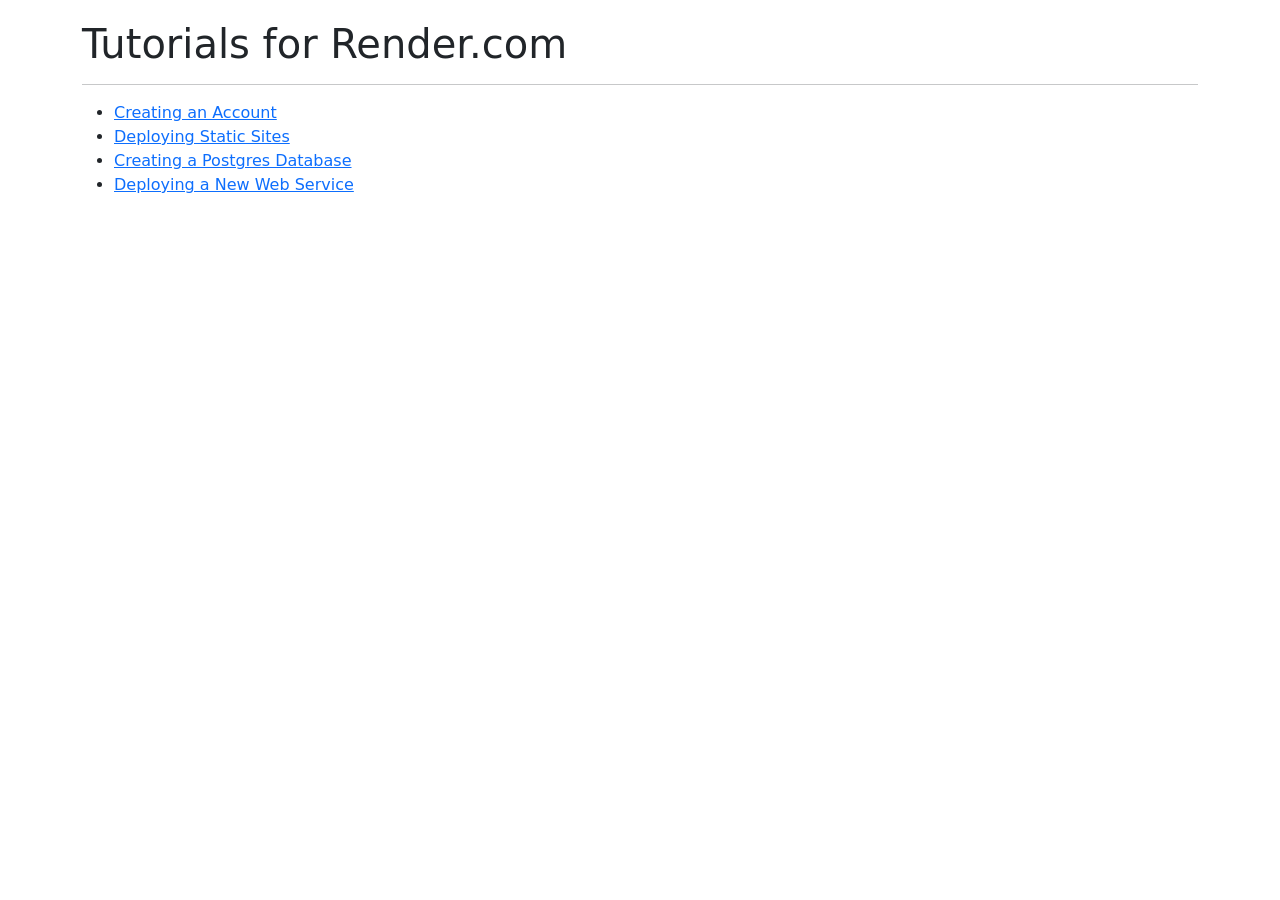
<file: index.html>
<!doctype html>
<html lang="en">

<head>
    <meta charset="utf-8">
    <meta name="viewport" content="width=device-width, initial-scale=1">
    <title>Tutorials for Render.com</title>
    <link href="https://cdn.jsdelivr.net/npm/bootstrap@5.3.8/dist/css/bootstrap.min.css" rel="stylesheet" integrity="sha384-sRIl4kxILFvY47J16cr9ZwB07vP4J8+LH7qKQnuqkuIAvNWLzeN8tE5YBujZqJLB" crossorigin="anonymous">

    <link rel="stylesheet" href="../css/style.css">
</head>

<body class="container">

    <h1>Tutorials for Render.com</h2>
    <hr/>

    <ul>
        <li><a href="content/creating-an-account">Creating an Account</a></li>
        <li><a href="content/deploying-static-sites">Deploying Static Sites</a></li>
        <li><a href="content/creating-a-postgres-database">Creating a Postgres Database</a></li>
        <li><a href="content/deploying-a-new-web-service">Deploying a New Web Service</a></li>
    </ul>

    <script src="https://cdn.jsdelivr.net/npm/bootstrap@5.3.8/dist/js/bootstrap.bundle.min.js" integrity="sha384-FKyoEForCGlyvwx9Hj09JcYn3nv7wiPVlz7YYwJrWVcXK/BmnVDxM+D2scQbITxI" crossorigin="anonymous"></script>
</body>

</html>
</file>
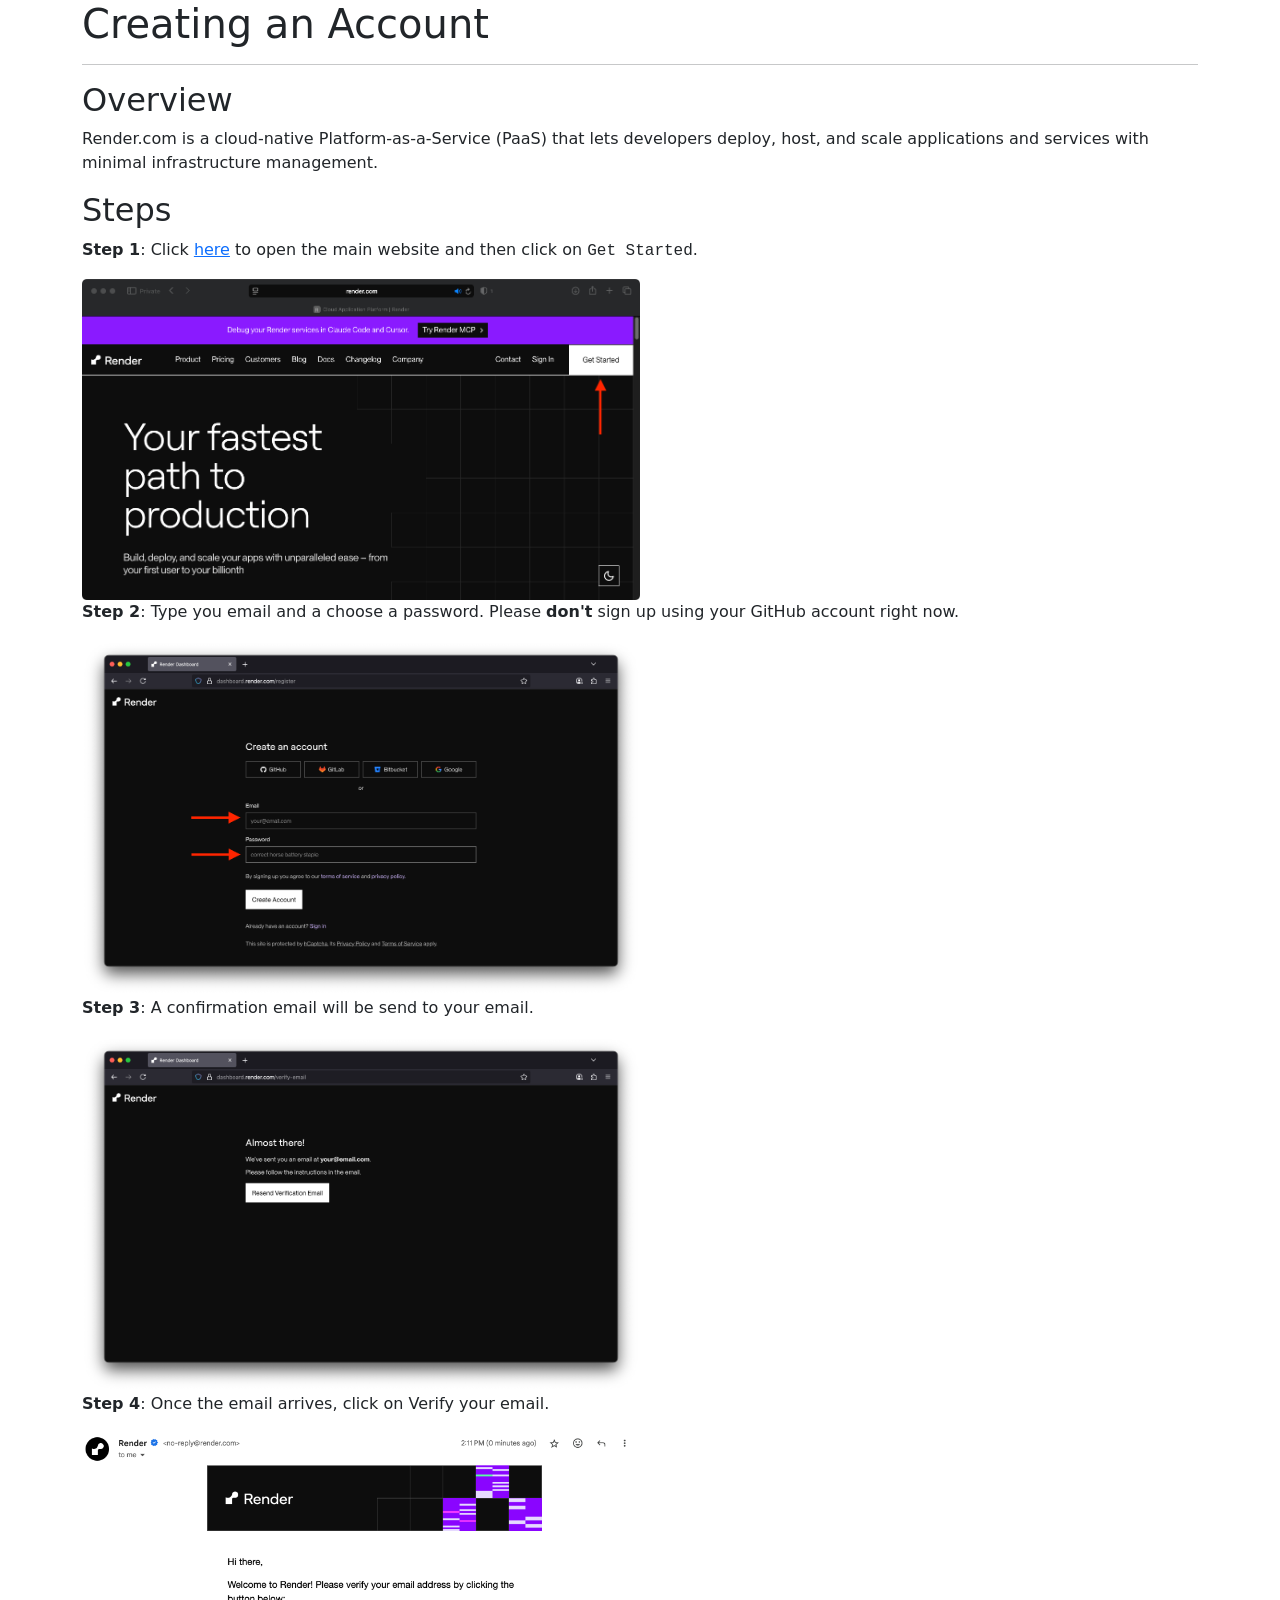
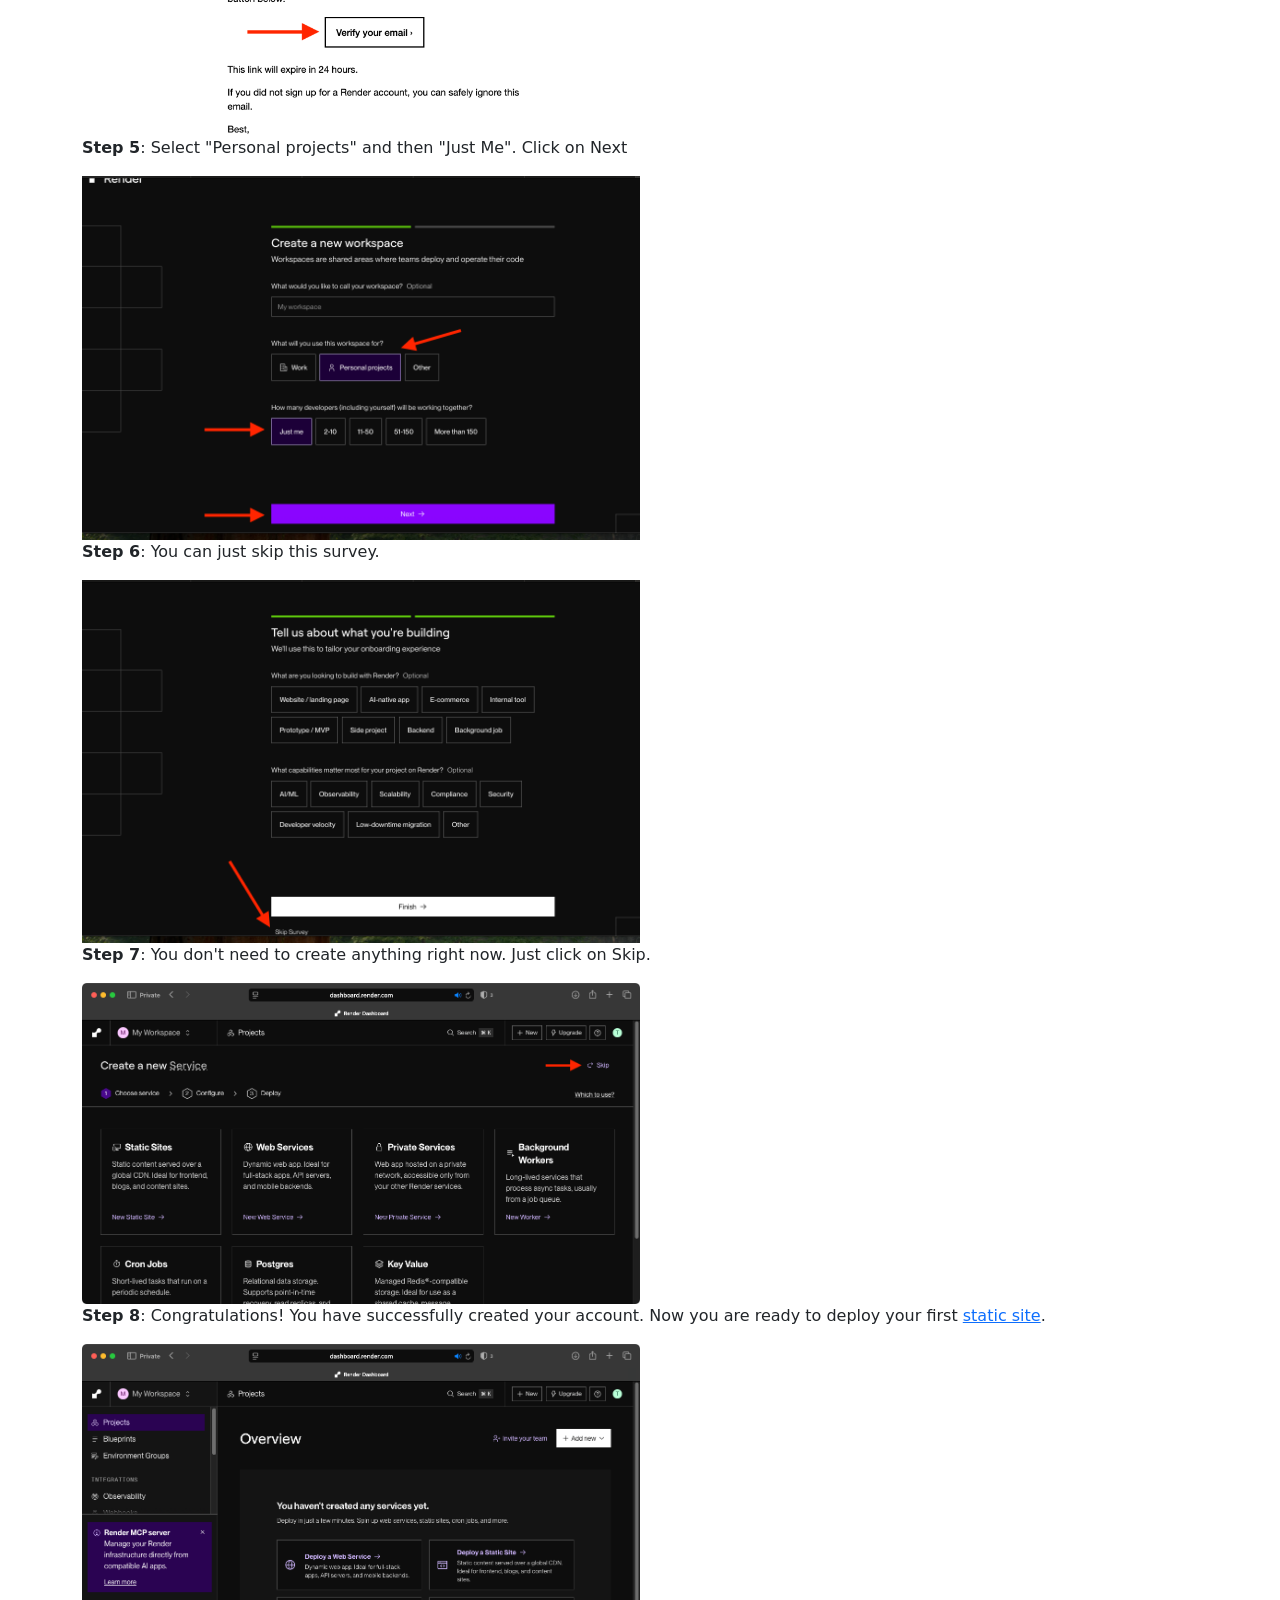
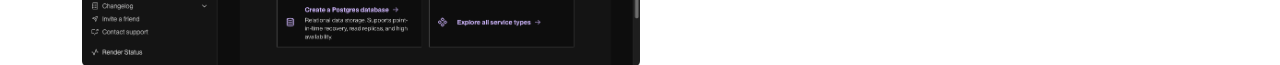
<file: creating-an-account/index.html>
<!doctype html>
<html lang="en">

<head>
    <meta charset="utf-8">
    <meta name="viewport" content="width=device-width, initial-scale=1">
    <title>Bootstrap demo</title>
    <link href="https://cdn.jsdelivr.net/npm/bootstrap@5.3.8/dist/css/bootstrap.min.css" rel="stylesheet" integrity="sha384-sRIl4kxILFvY47J16cr9ZwB07vP4J8+LH7qKQnuqkuIAvNWLzeN8tE5YBujZqJLB" crossorigin="anonymous">
</head>

<body class="container">

    <h1>Creating an Account</h2>
    <hr/>

    <h2>Overview</h2>

    <p>Render.com is a cloud-native Platform-as-a-Service (PaaS) that lets developers deploy, host, and scale applications and services with minimal infrastructure management.</p>

    <h2>Steps</h2>

    <p><strong>Step 1</strong>: Click <a href="https://render.com/">here</a> to open the main website and then click on <span style="font-family: monospace;">Get Started</span>.</p>

    <img src="./assets/step-1.png" width="50%" height="50%" />

    <p><strong>Step 2</strong>: Type you email and a choose a password. Please <strong>don't</strong> sign up using your GitHub account right now.</p>

    <img src="./assets/step-2.png" width="50%" height="50%" />

    <p><strong>Step 3</strong>: A confirmation email will be send to your email.</p>

    <img src="./assets/step-3.png" width="50%" height="50%" />

    <p><strong>Step 4</strong>: Once the email arrives, click on Verify your email.&nbsp;</p>

    <img src="./assets/step-4.png" width="50%" height="50%" />

    <p><strong>Step 5</strong>: Select "Personal projects" and then "Just Me". Click on Next</p>

    <img src="./assets/step-5.png" width="50%" height="50%" />

    <p><strong>Step 6</strong>: You can just skip this survey.&nbsp;</p>

    <img src="./assets/step-6.png" width="50%" height="50%" />

    <p><strong>Step 7</strong>: You don't need to create anything right now. Just click on Skip.</p>

    <img src="./assets/step-7.png" width="50%" height="50%" />

    <p><strong>Step 8</strong>: Congratulations! You have successfully created your account. Now you are ready to deploy your first <a title="Render.com - Deploying Static Sites" href="https://canvas.flint.umich.edu/courses/28101/pages/render-dot-com-deploying-static-sites" data-course-type="wikiPages" data-published="true" data-api-endpoint="https://canvas.flint.umich.edu/api/v1/courses/28101/pages/render-dot-com-deploying-static-sites" data-api-returntype="Page">static site</a>.</p>

    <img src="./assets/step-8.png" width="50%" height="50%" />

    <script src="https://cdn.jsdelivr.net/npm/bootstrap@5.3.8/dist/js/bootstrap.bundle.min.js" integrity="sha384-FKyoEForCGlyvwx9Hj09JcYn3nv7wiPVlz7YYwJrWVcXK/BmnVDxM+D2scQbITxI" crossorigin="anonymous"></script>
</body>

</html>
</file>
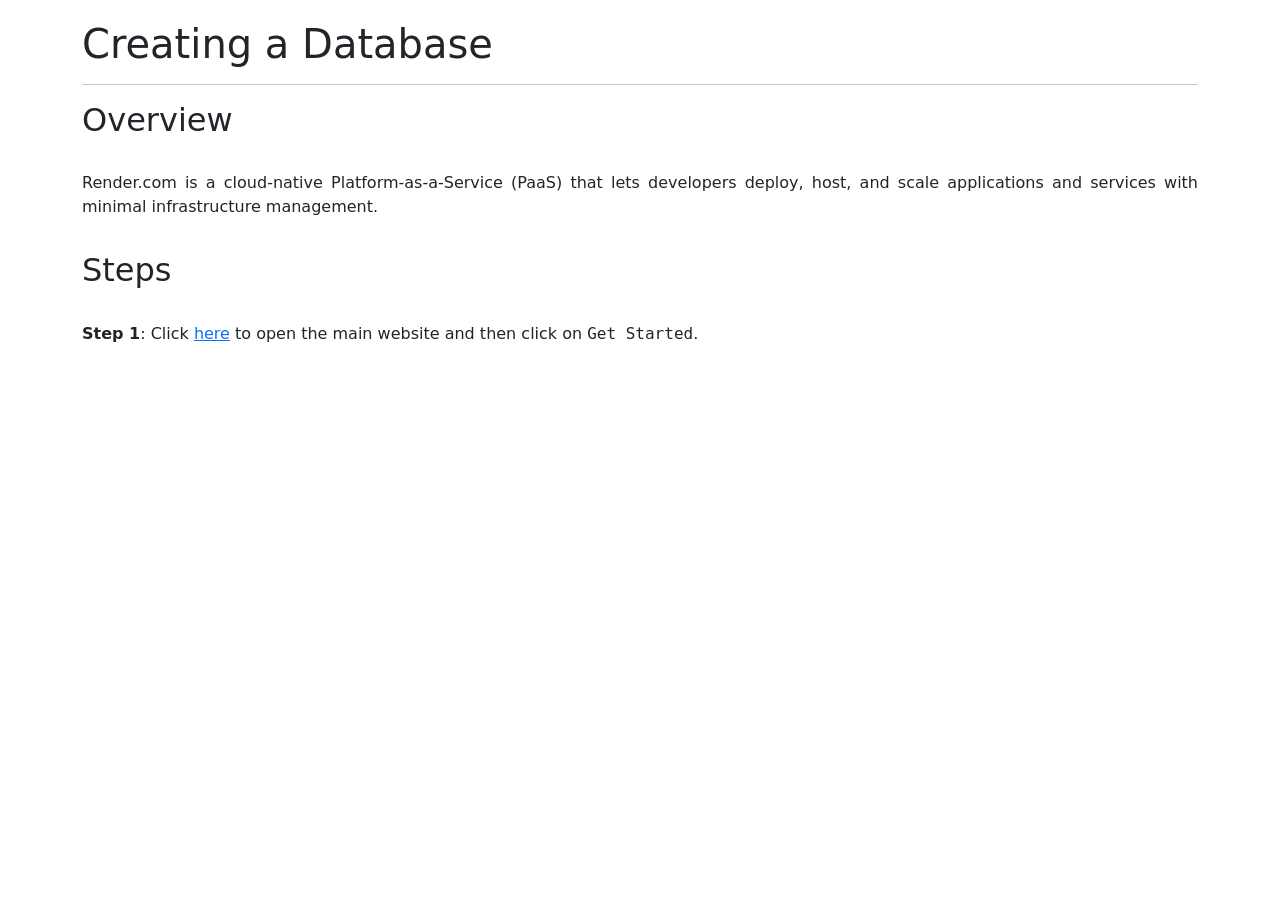
<file: content/creating-a-database/index.html>
<!doctype html>
<html lang="en">

<head>
    <meta charset="utf-8">
    <meta name="viewport" content="width=device-width, initial-scale=1">
    <title>Creating a Database | Tutorials for Render.com</title>
    <link href="https://cdn.jsdelivr.net/npm/bootstrap@5.3.8/dist/css/bootstrap.min.css" rel="stylesheet" integrity="sha384-sRIl4kxILFvY47J16cr9ZwB07vP4J8+LH7qKQnuqkuIAvNWLzeN8tE5YBujZqJLB" crossorigin="anonymous">

    <link rel="stylesheet" href="../../css/style.css">
</head>

<body class="container">

    <h1>Creating a Database</h2>
    <hr/>

    <h2>Overview</h2>

    <p>Render.com is a cloud-native Platform-as-a-Service (PaaS) that lets developers deploy, host, and scale applications and services with minimal infrastructure management.</p>

    <h2>Steps</h2>

    <p><strong>Step 1</strong>: Click <a href="https://render.com/">here</a> to open the main website and then click on <span style="font-family: monospace;">Get Started</span>.</p>



    <script src="https://cdn.jsdelivr.net/npm/bootstrap@5.3.8/dist/js/bootstrap.bundle.min.js" integrity="sha384-FKyoEForCGlyvwx9Hj09JcYn3nv7wiPVlz7YYwJrWVcXK/BmnVDxM+D2scQbITxI" crossorigin="anonymous"></script>
</body>

</html>
</file>
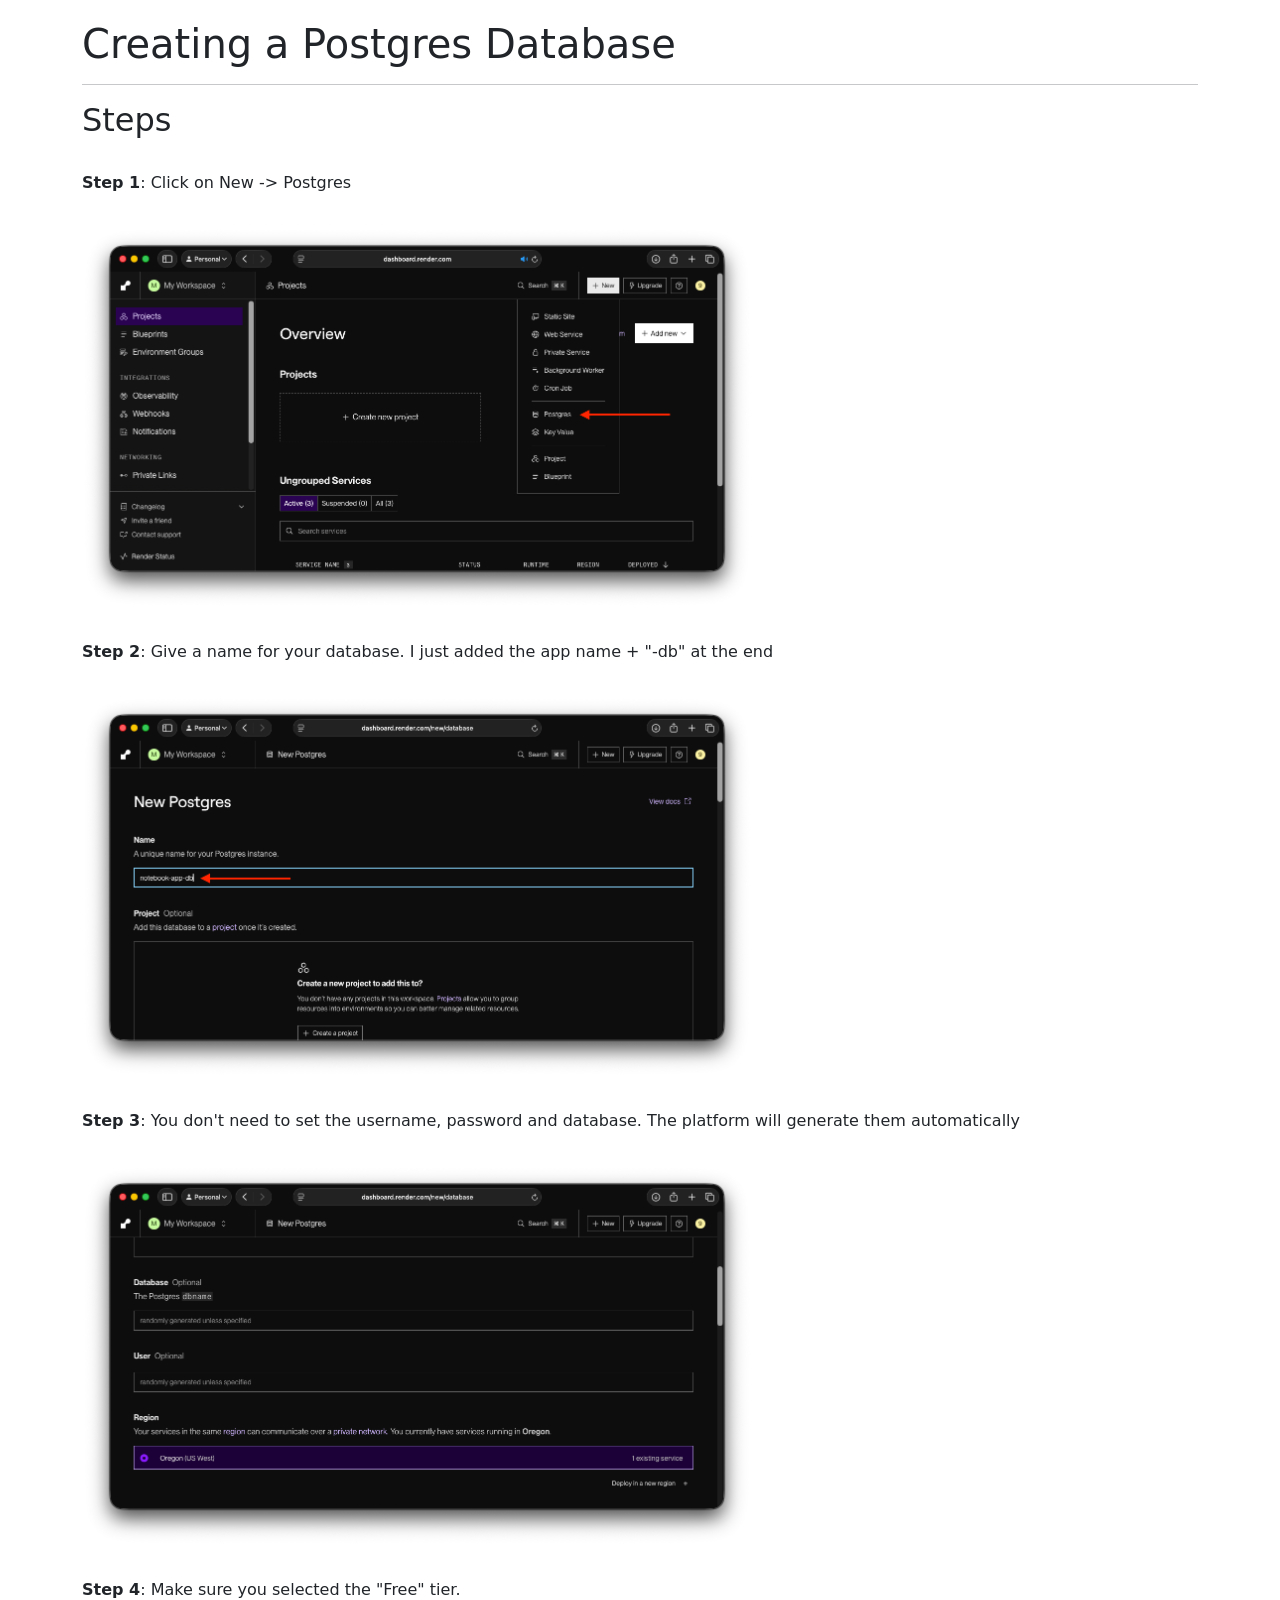
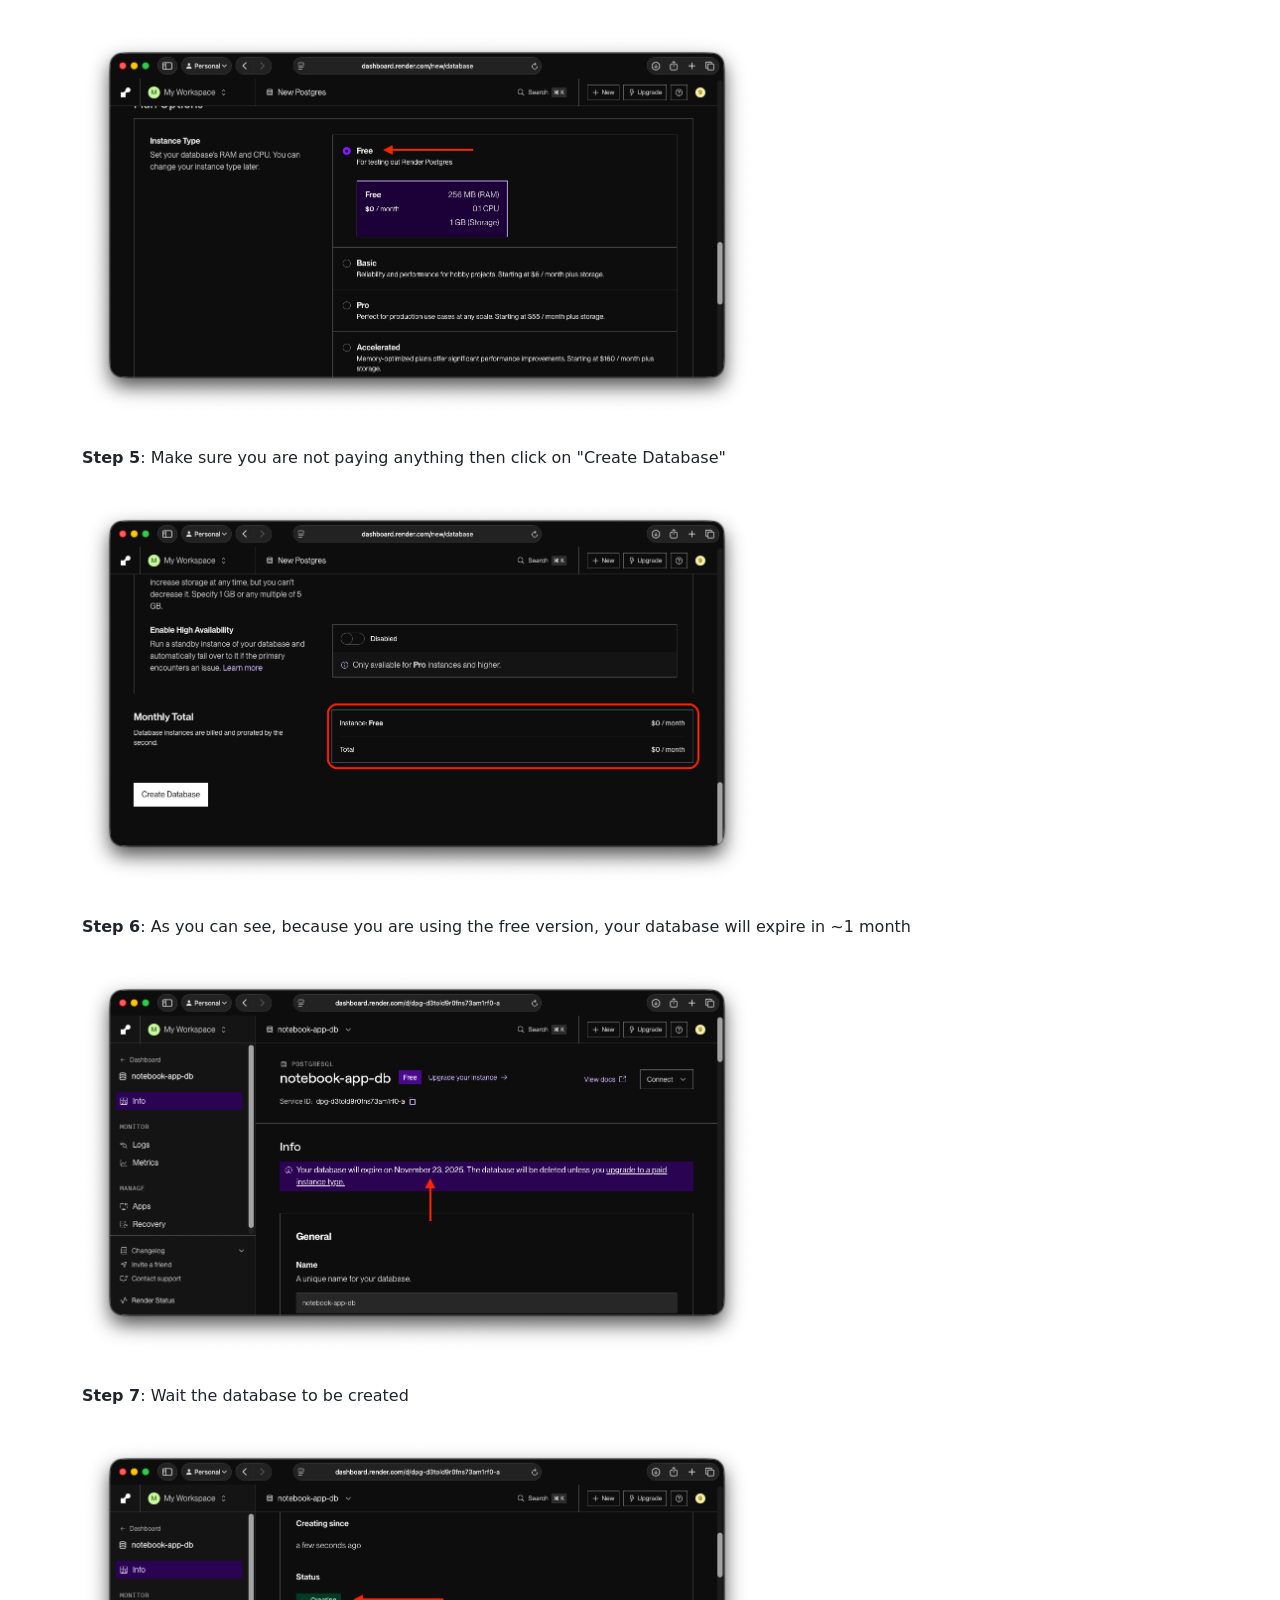
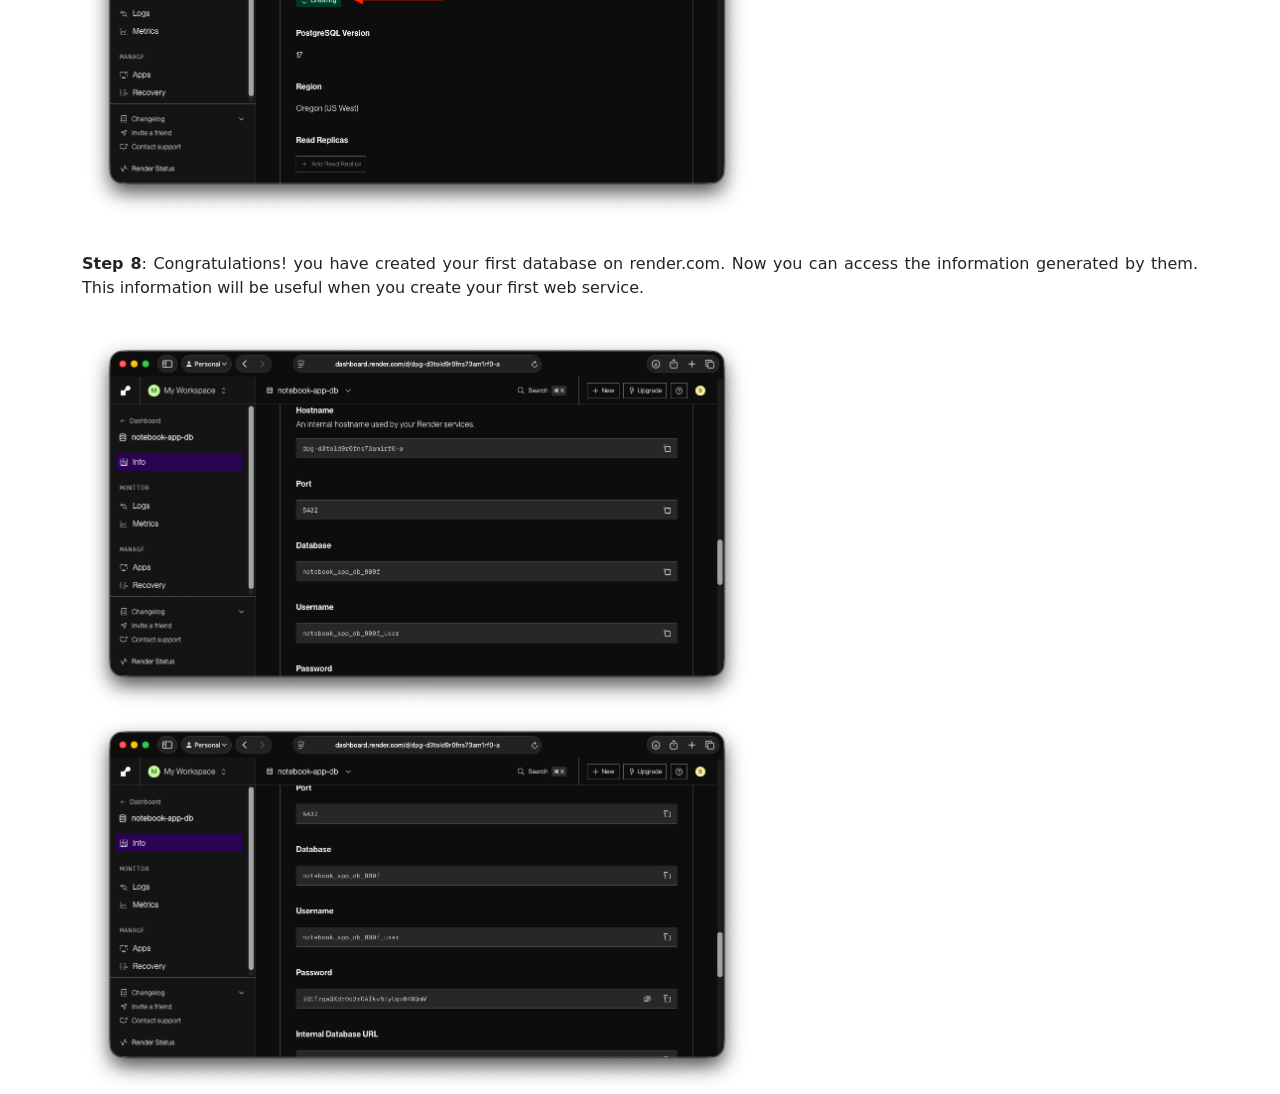
<file: content/creating-a-postgres-database/index.html>
<!doctype html>
<html lang="en">

<head>
    <meta charset="utf-8">
    <meta name="viewport" content="width=device-width, initial-scale=1">
    <title>Creating a Postgres Database | Tutorials for Render.com</title>
    <link href="https://cdn.jsdelivr.net/npm/bootstrap@5.3.8/dist/css/bootstrap.min.css" rel="stylesheet" integrity="sha384-sRIl4kxILFvY47J16cr9ZwB07vP4J8+LH7qKQnuqkuIAvNWLzeN8tE5YBujZqJLB" crossorigin="anonymous">

    <link rel="stylesheet" href="../../css/style.css">
</head>

<body class="container">

    <h1>Creating a Postgres Database</h2>
    <hr/>

    <h2>Steps</h2>

    <p><strong>Step 1</strong>: Click on New -> Postgres</p>

    <img src="./assets/step-1.png" width="60%" height="50%" />

    <p><strong>Step 2</strong>: Give a name for your database. I just added the app name + "-db" at the end</p>

    <img src="./assets/step-2.png" width="60%" height="50%" />

    <p><strong>Step 3</strong>: You don't need to set the username, password and database. The platform will generate them automatically</p>

    <img src="./assets/step-3.png" width="60%" height="50%" />

    <p><strong>Step 4</strong>: Make sure you selected the "Free" tier.</p>

    <img src="./assets/step-4.png" width="60%" height="50%" />

    <p><strong>Step 5</strong>: Make sure you are not paying anything then click on "Create Database"</p>

    <img src="./assets/step-5.png" width="60%" height="50%" />

    <p><strong>Step 6</strong>: As you can see, because you are using the free version, your database will expire in ~1 month</p>

    <img src="./assets/step-6.png" width="60%" height="50%" />

    <p><strong>Step 7</strong>:  Wait the database to be created</p>

    <img src="./assets/step-7.png" width="60%" height="50%" />

    <p><strong>Step 8</strong>: Congratulations! you have created your first database on render.com. Now you can access the information generated by them. This information will be useful when you create your first web service.</p>

    <img src="./assets/step-8.png" width="60%" height="50%" />

    <img src="./assets/step-9.png" width="60%" height="50%" />

    <script src="https://cdn.jsdelivr.net/npm/bootstrap@5.3.8/dist/js/bootstrap.bundle.min.js" integrity="sha384-FKyoEForCGlyvwx9Hj09JcYn3nv7wiPVlz7YYwJrWVcXK/BmnVDxM+D2scQbITxI" crossorigin="anonymous"></script>
</body>

</html>
</file>
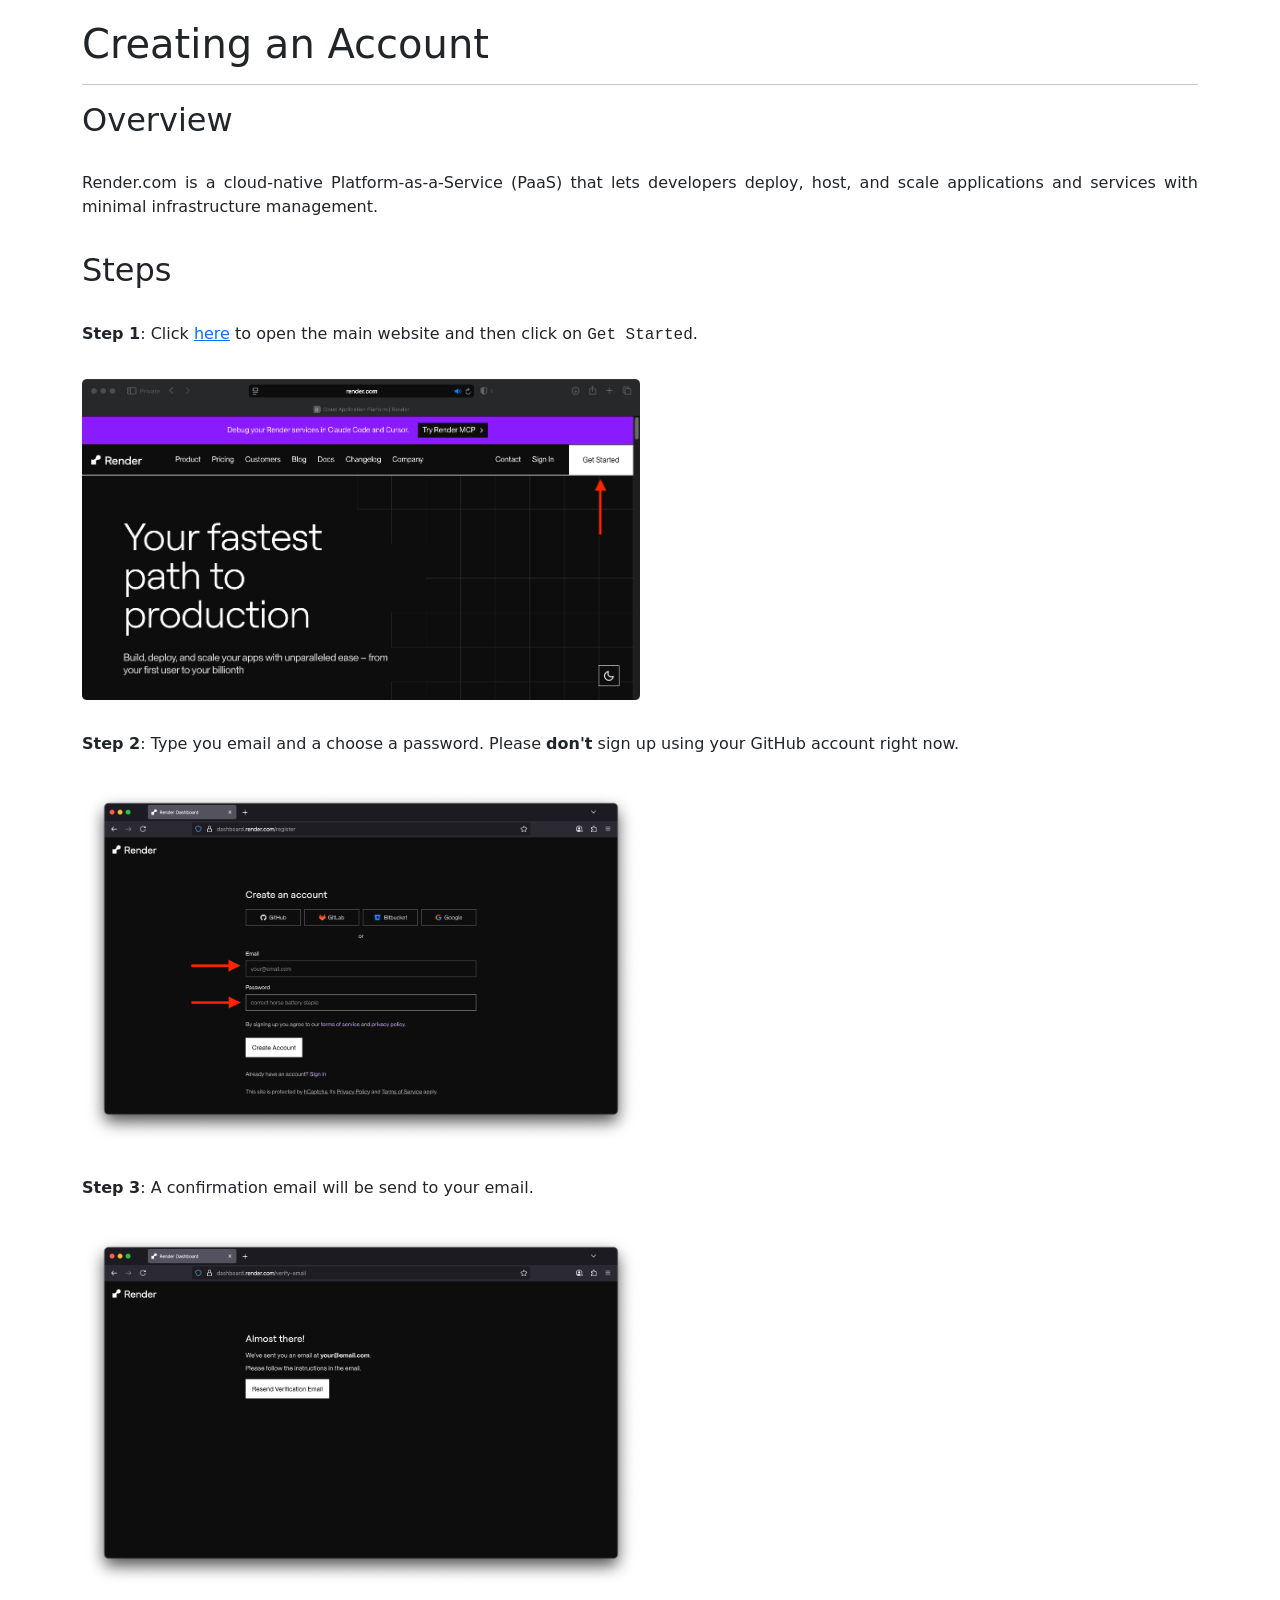
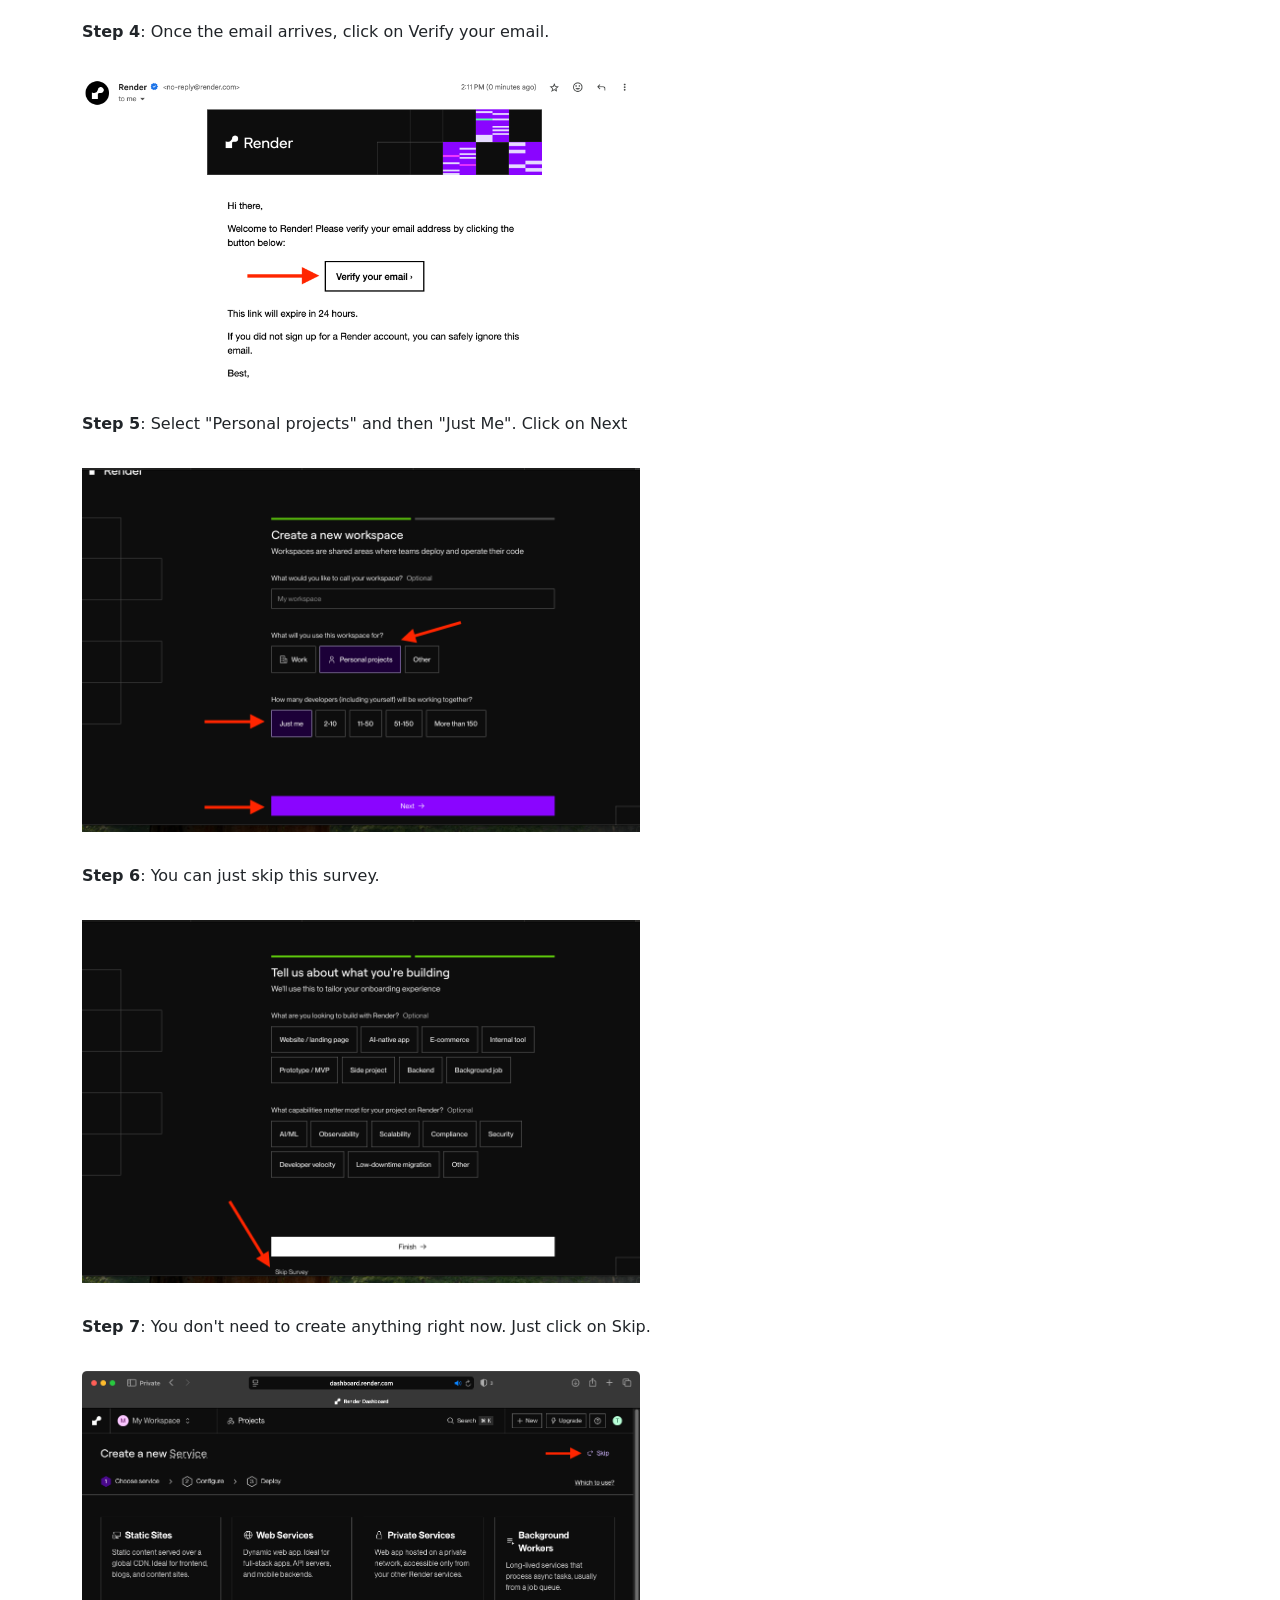
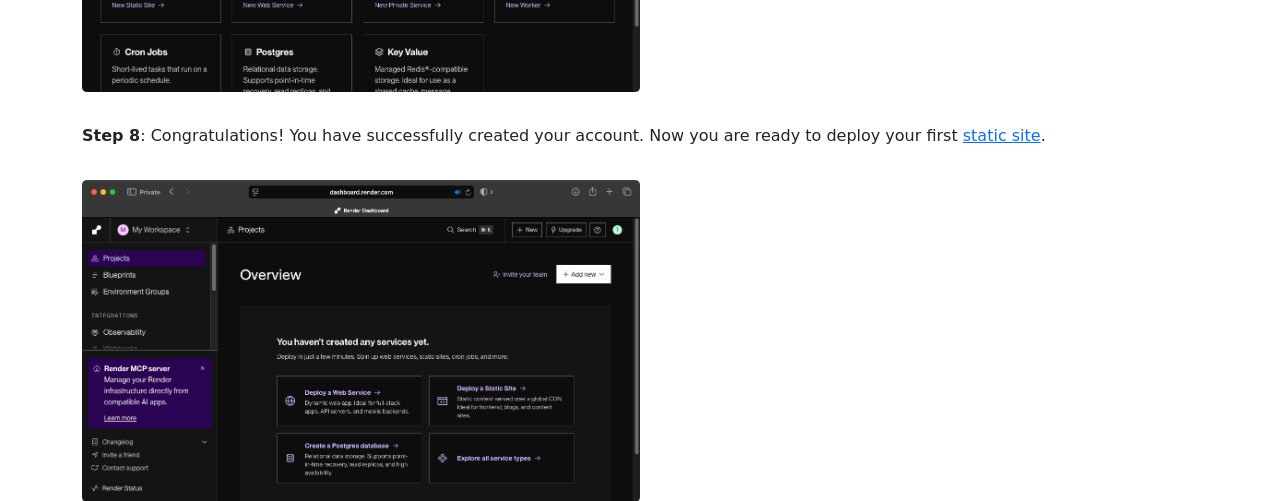
<file: content/creating-an-account/index.html>
<!doctype html>
<html lang="en">

<head>
    <meta charset="utf-8">
    <meta name="viewport" content="width=device-width, initial-scale=1">
    <title>Creating an Account | Tutorials for Render.com</title>
    <link href="https://cdn.jsdelivr.net/npm/bootstrap@5.3.8/dist/css/bootstrap.min.css" rel="stylesheet" integrity="sha384-sRIl4kxILFvY47J16cr9ZwB07vP4J8+LH7qKQnuqkuIAvNWLzeN8tE5YBujZqJLB" crossorigin="anonymous">

    <link rel="stylesheet" href="../../css/style.css">
</head>

<body class="container">

    <h1>Creating an Account</h2>
    <hr/>

    <h2>Overview</h2>

    <p>Render.com is a cloud-native Platform-as-a-Service (PaaS) that lets developers deploy, host, and scale applications and services with minimal infrastructure management.</p>

    <h2>Steps</h2>

    <p><strong>Step 1</strong>: Click <a href="https://render.com/">here</a> to open the main website and then click on <span style="font-family: monospace;">Get Started</span>.</p>

    <img src="./assets/step-1.png" width="50%" height="50%" />

    <p><strong>Step 2</strong>: Type you email and a choose a password. Please <strong>don't</strong> sign up using your GitHub account right now.</p>

    <img src="./assets/step-2.png" width="50%" height="50%" />

    <p><strong>Step 3</strong>: A confirmation email will be send to your email.</p>

    <img src="./assets/step-3.png" width="50%" height="50%" />

    <p><strong>Step 4</strong>: Once the email arrives, click on Verify your email.&nbsp;</p>

    <img src="./assets/step-4.png" width="50%" height="50%" />

    <p><strong>Step 5</strong>: Select "Personal projects" and then "Just Me". Click on Next</p>

    <img src="./assets/step-5.png" width="50%" height="50%" />

    <p><strong>Step 6</strong>: You can just skip this survey.&nbsp;</p>

    <img src="./assets/step-6.png" width="50%" height="50%" />

    <p><strong>Step 7</strong>: You don't need to create anything right now. Just click on Skip.</p>

    <img src="./assets/step-7.png" width="50%" height="50%" />

    <p><strong>Step 8</strong>: Congratulations! You have successfully created your account. Now you are ready to deploy your first <a title="Render.com - Deploying Static Sites" href="https://canvas.flint.umich.edu/courses/28101/pages/render-dot-com-deploying-static-sites" data-course-type="wikiPages" data-published="true" data-api-endpoint="https://canvas.flint.umich.edu/api/v1/courses/28101/pages/render-dot-com-deploying-static-sites" data-api-returntype="Page">static site</a>.</p>

    <img src="./assets/step-8.png" width="50%" height="50%" />

    <script src="https://cdn.jsdelivr.net/npm/bootstrap@5.3.8/dist/js/bootstrap.bundle.min.js" integrity="sha384-FKyoEForCGlyvwx9Hj09JcYn3nv7wiPVlz7YYwJrWVcXK/BmnVDxM+D2scQbITxI" crossorigin="anonymous"></script>
</body>

</html>
</file>
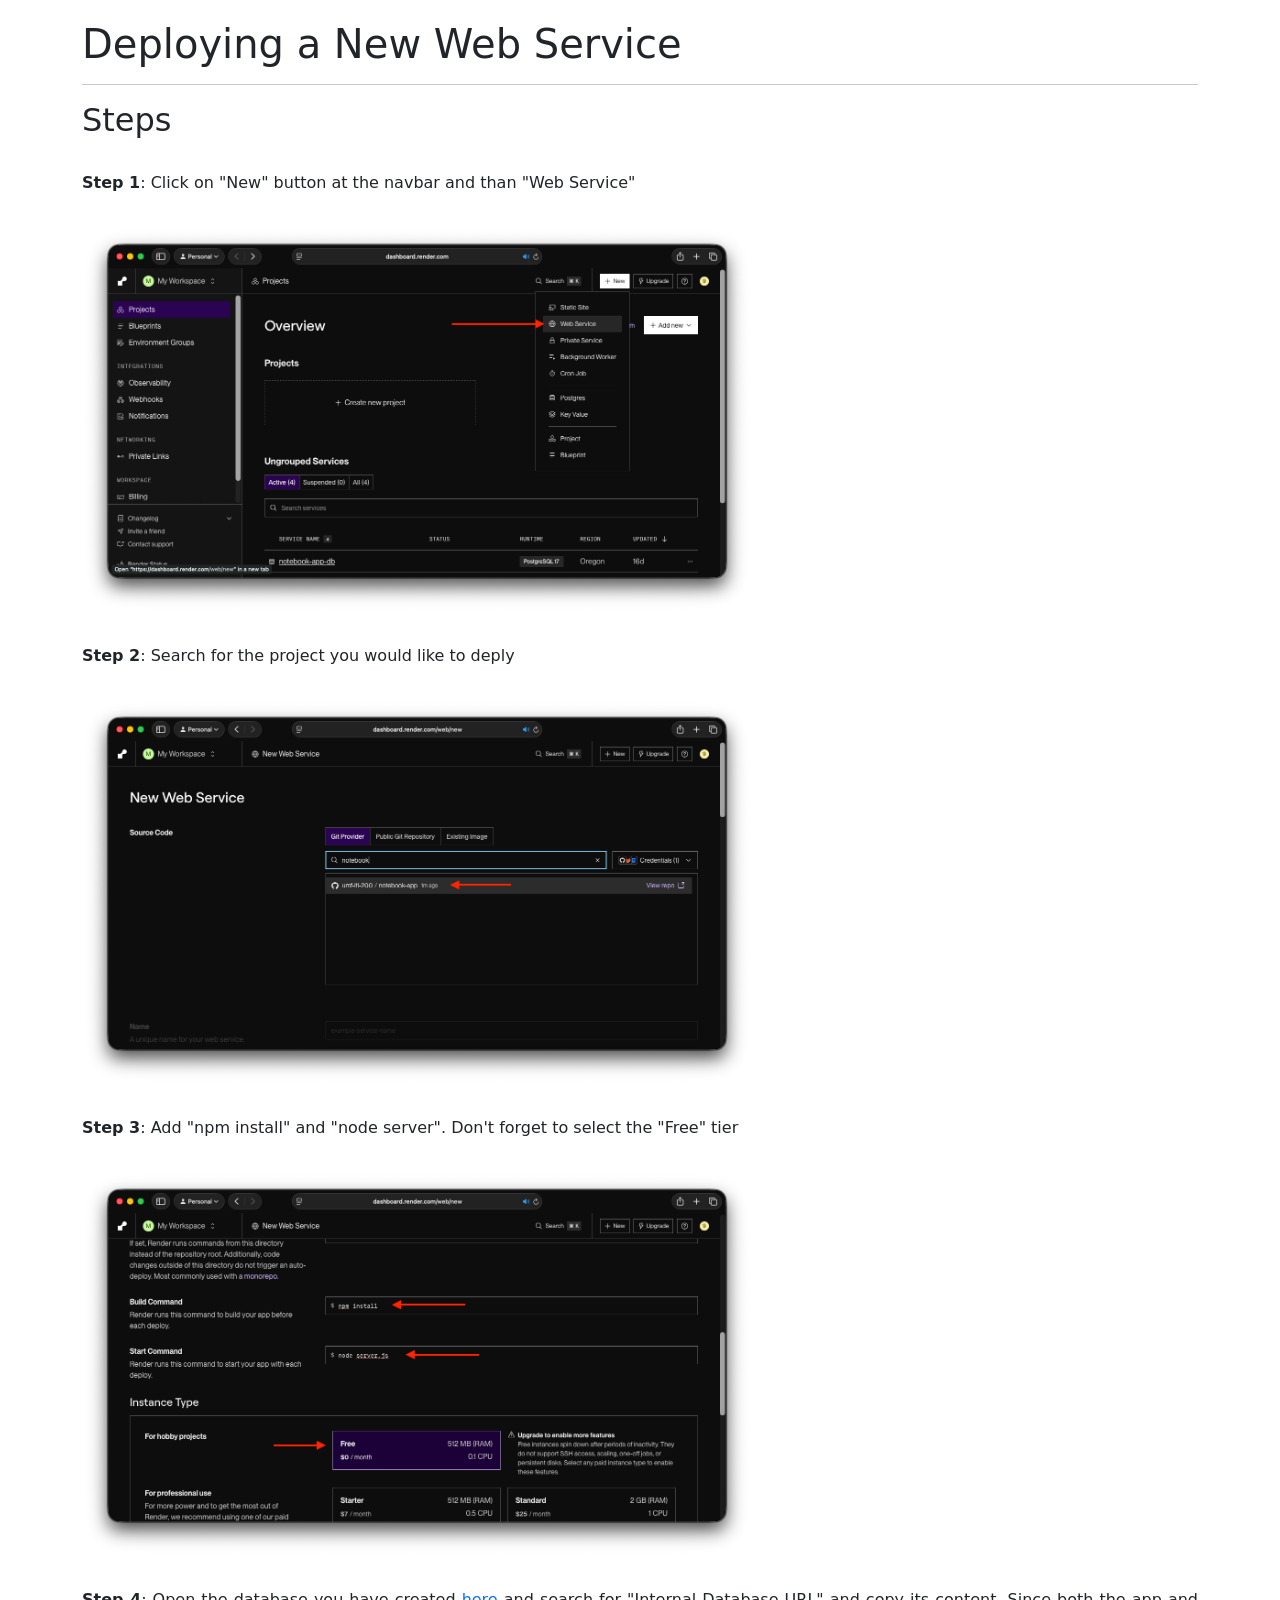
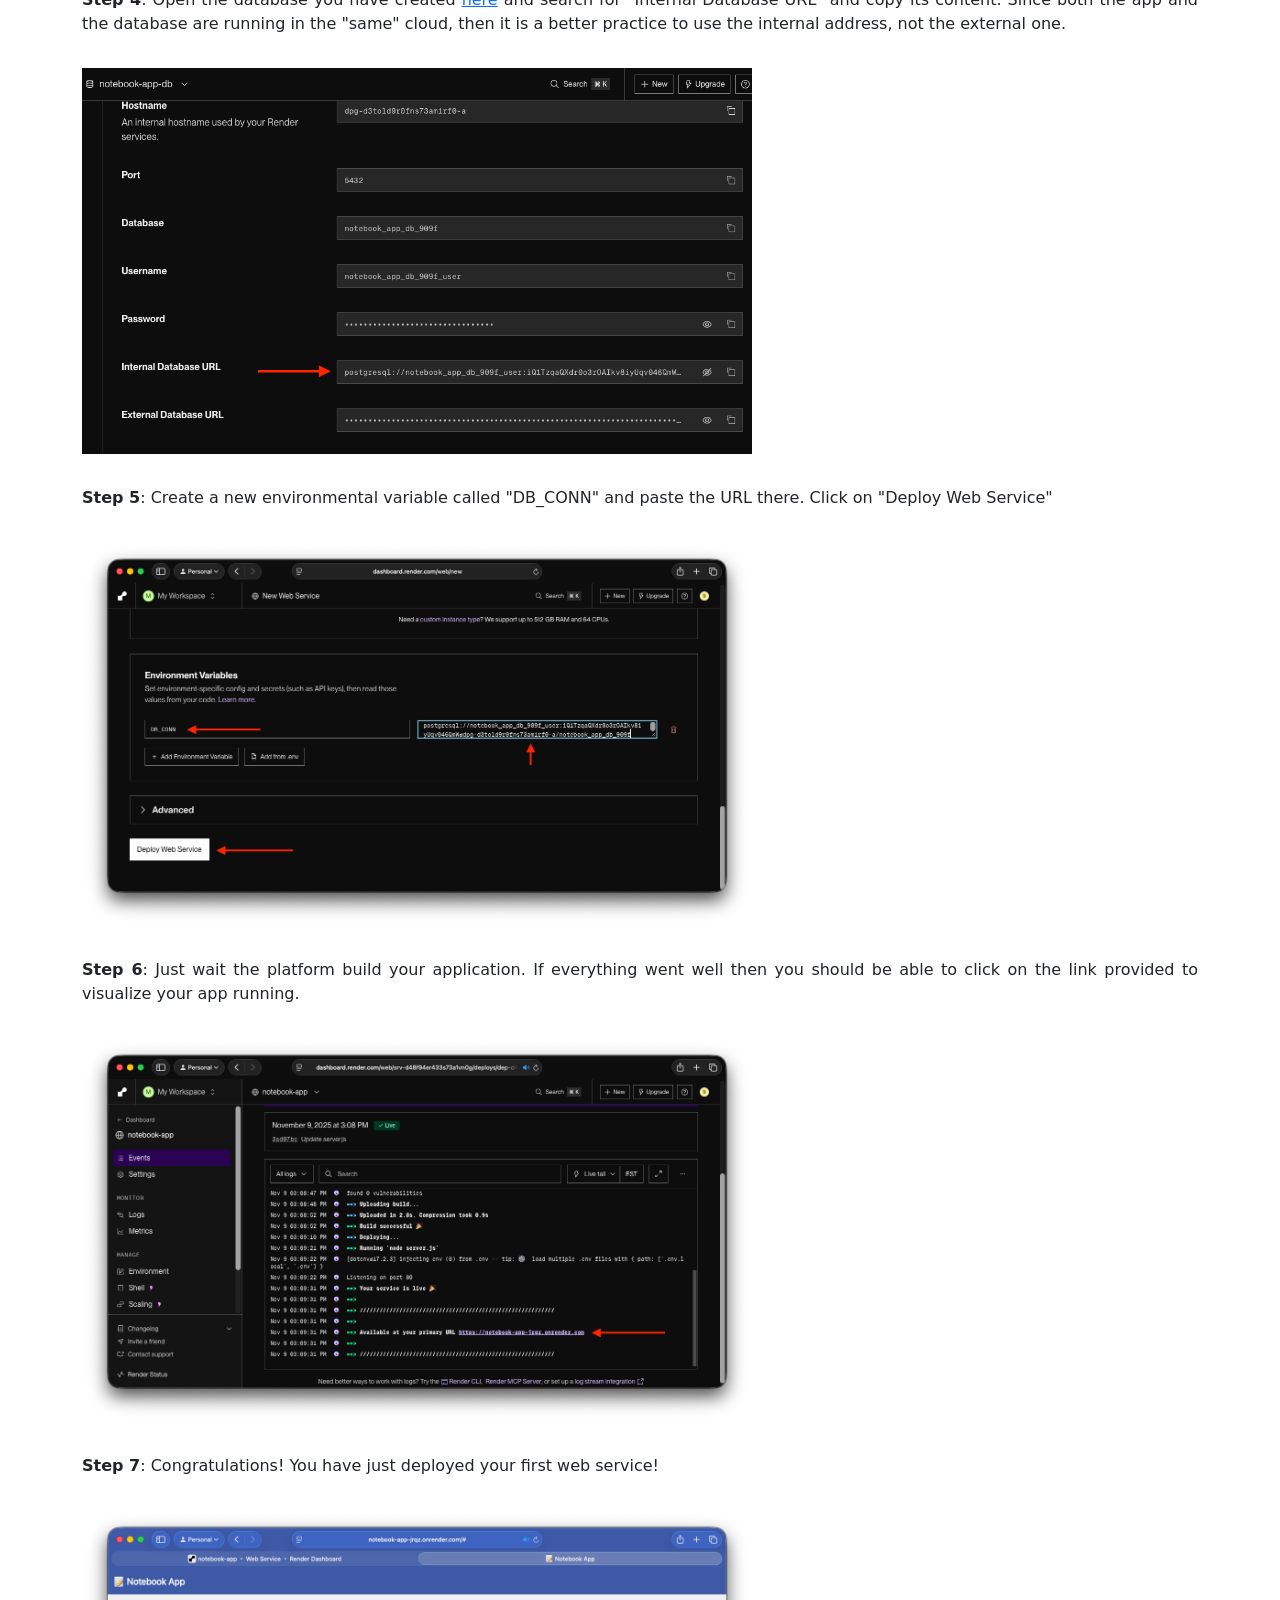
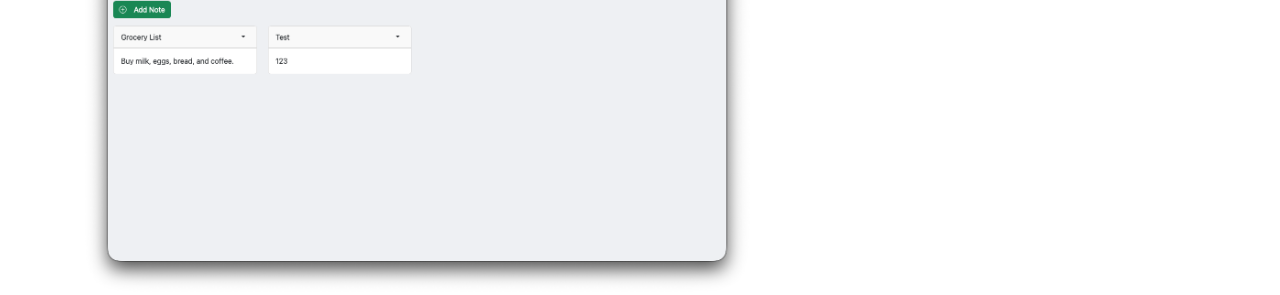
<file: content/deploying-a-new-web-service/index.html>
<!doctype html>
<html lang="en">

<head>
    <meta charset="utf-8">
    <meta name="viewport" content="width=device-width, initial-scale=1">
    <title>Deploying a New Web Service | Tutorials for Render.com</title>
    <link href="https://cdn.jsdelivr.net/npm/bootstrap@5.3.8/dist/css/bootstrap.min.css" rel="stylesheet" integrity="sha384-sRIl4kxILFvY47J16cr9ZwB07vP4J8+LH7qKQnuqkuIAvNWLzeN8tE5YBujZqJLB" crossorigin="anonymous">

    <link rel="stylesheet" href="../../css/style.css">
</head>

<body class="container">

    <h1>Deploying a New Web Service</h2>
    <hr/>

    <h2>Steps</h2>

    <p><strong>Step 1</strong>: Click on "New" button at the navbar and than "Web Service"</p>

    <img src="./assets/step-1.png" width="60%" height="50%" />

    <p><strong>Step 2</strong>: Search for the project you would like to deply</p>

    <img src="./assets/step-2.png" width="60%" height="50%" />

    <p><strong>Step 3</strong>: Add "npm install" and "node server". Don't forget to select the "Free" tier</p>

    <img src="./assets/step-3.png" width="60%" height="50%" />

    <p><strong>Step 4</strong>: Open the database you have created <a href="../creating-a-postgres-database">here</a> and search for "Internal Database URL" and copy its content. Since both the app and the database are running in the "same" cloud, then it is a better practice to use the internal address, not the external one.</p>

    <img src="./assets/step-4.png" width="60%" height="50%" />

    <p><strong>Step 5</strong>: Create a new environmental variable called "DB_CONN" and paste the URL there. Click on "Deploy Web Service"</p>

    <img src="./assets/step-5.png" width="60%" height="50%" />

    <p><strong>Step 6</strong>: Just wait the platform build your application. If everything went well then you should be able to click on the link provided to visualize your app running.</p>

    <img src="./assets/step-6.png" width="60%" height="50%" />

    <p><strong>Step 7</strong>: Congratulations! You have just deployed your first web service!</p>

    <img src="./assets/step-7.png" width="60%" height="50%" />


    <script src="https://cdn.jsdelivr.net/npm/bootstrap@5.3.8/dist/js/bootstrap.bundle.min.js" integrity="sha384-FKyoEForCGlyvwx9Hj09JcYn3nv7wiPVlz7YYwJrWVcXK/BmnVDxM+D2scQbITxI" crossorigin="anonymous"></script>
</body>

</html>
</file>
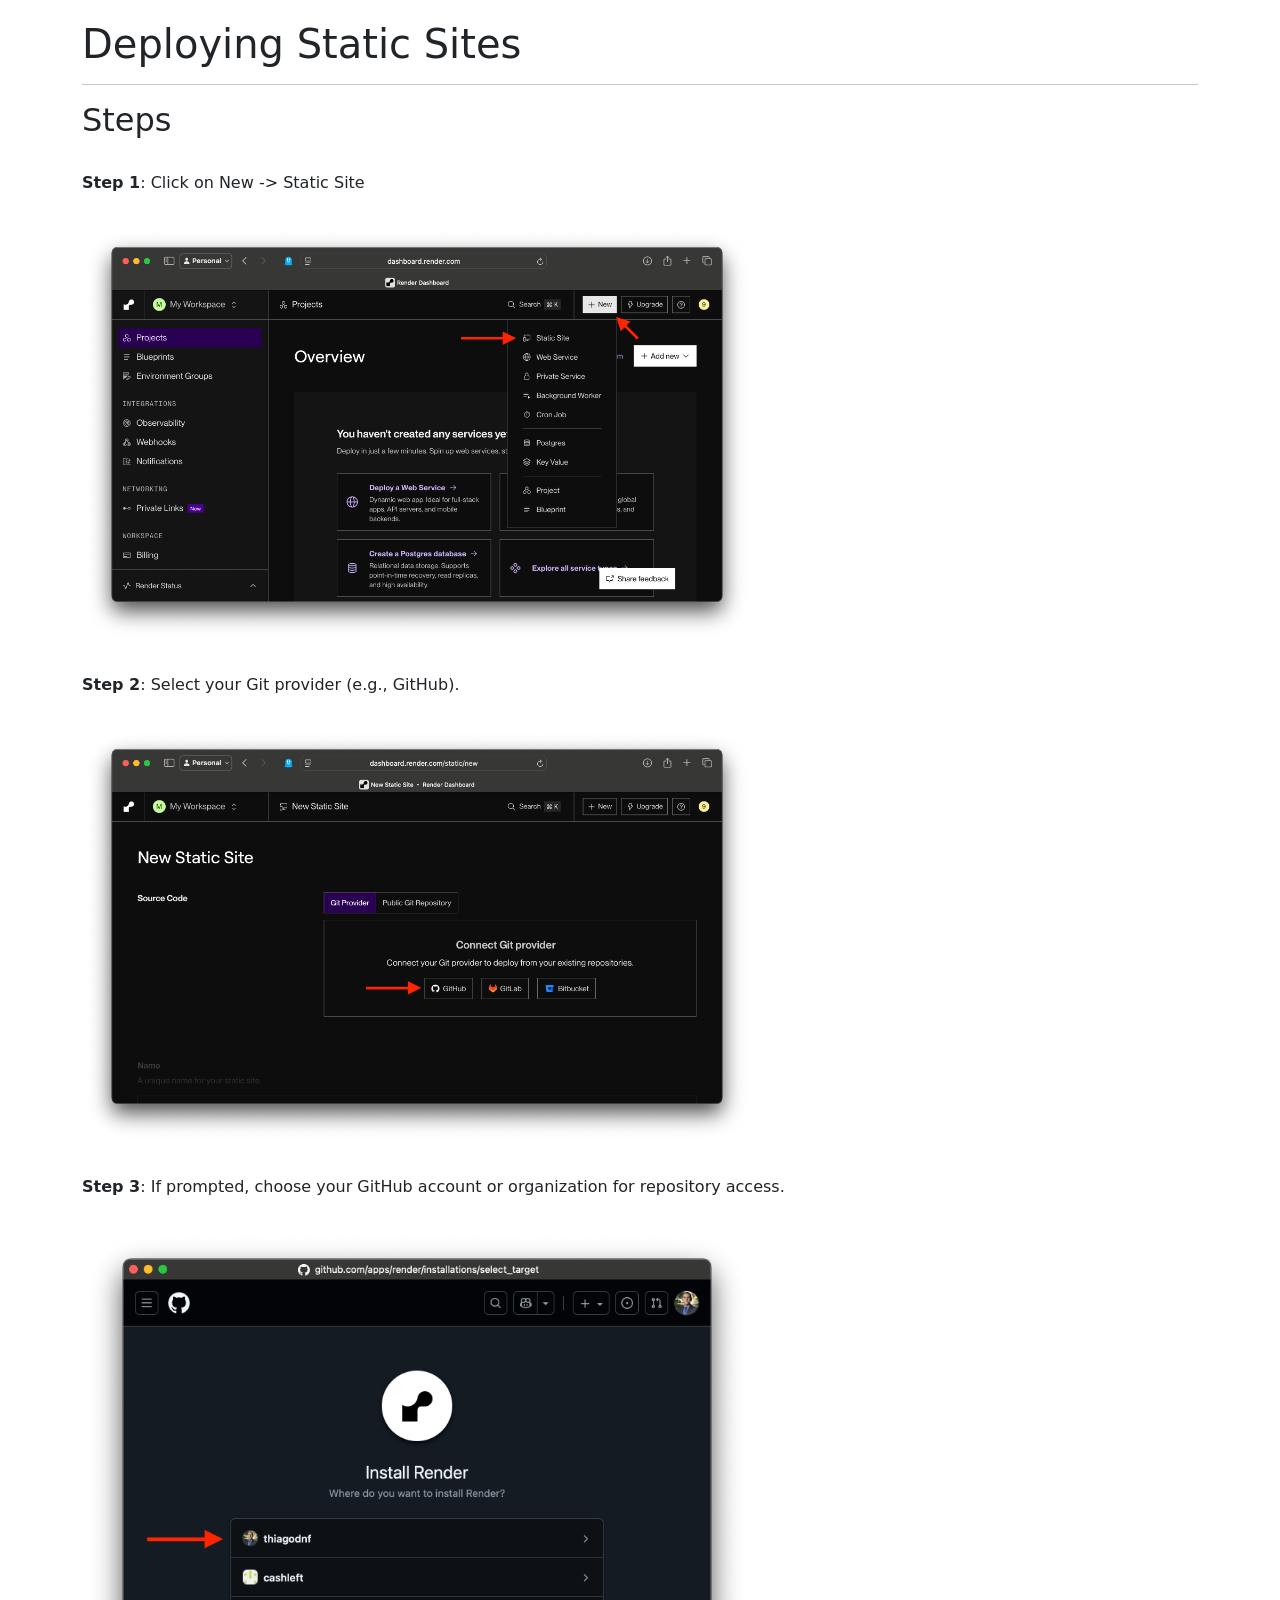
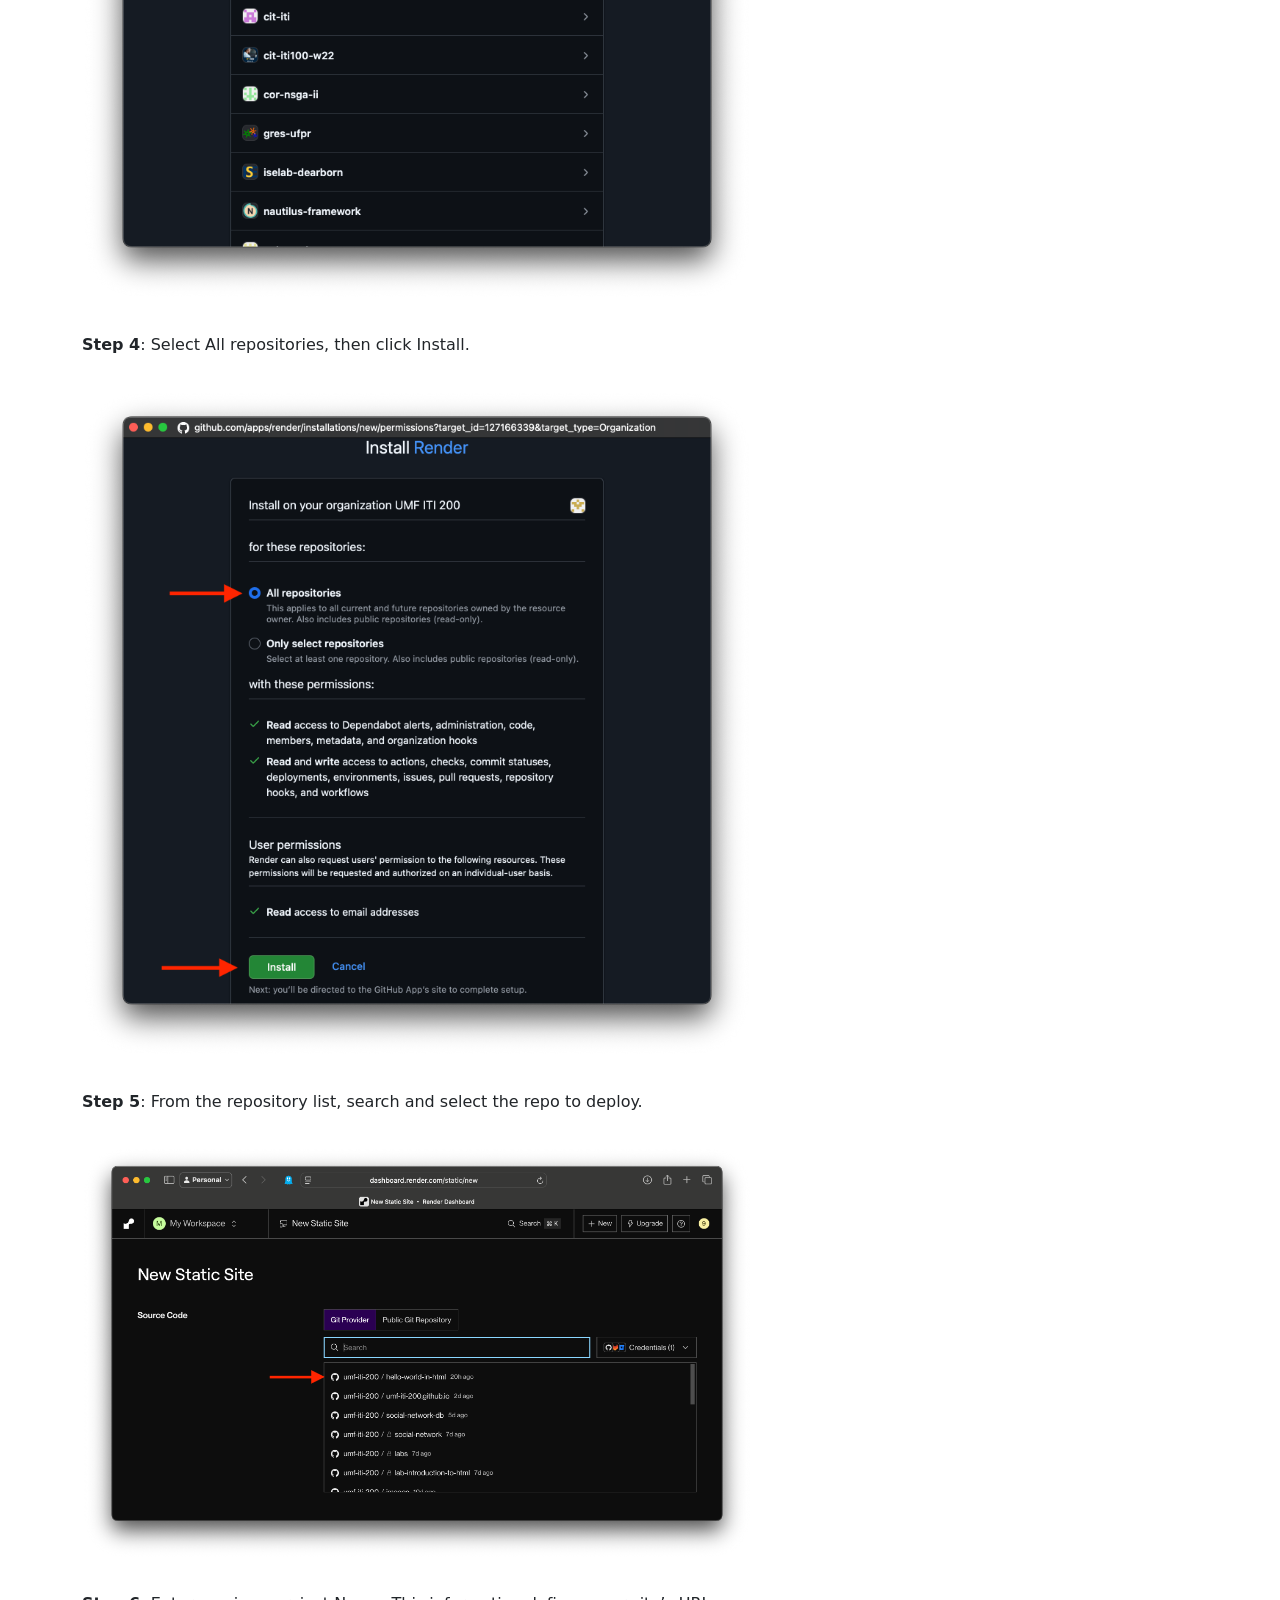
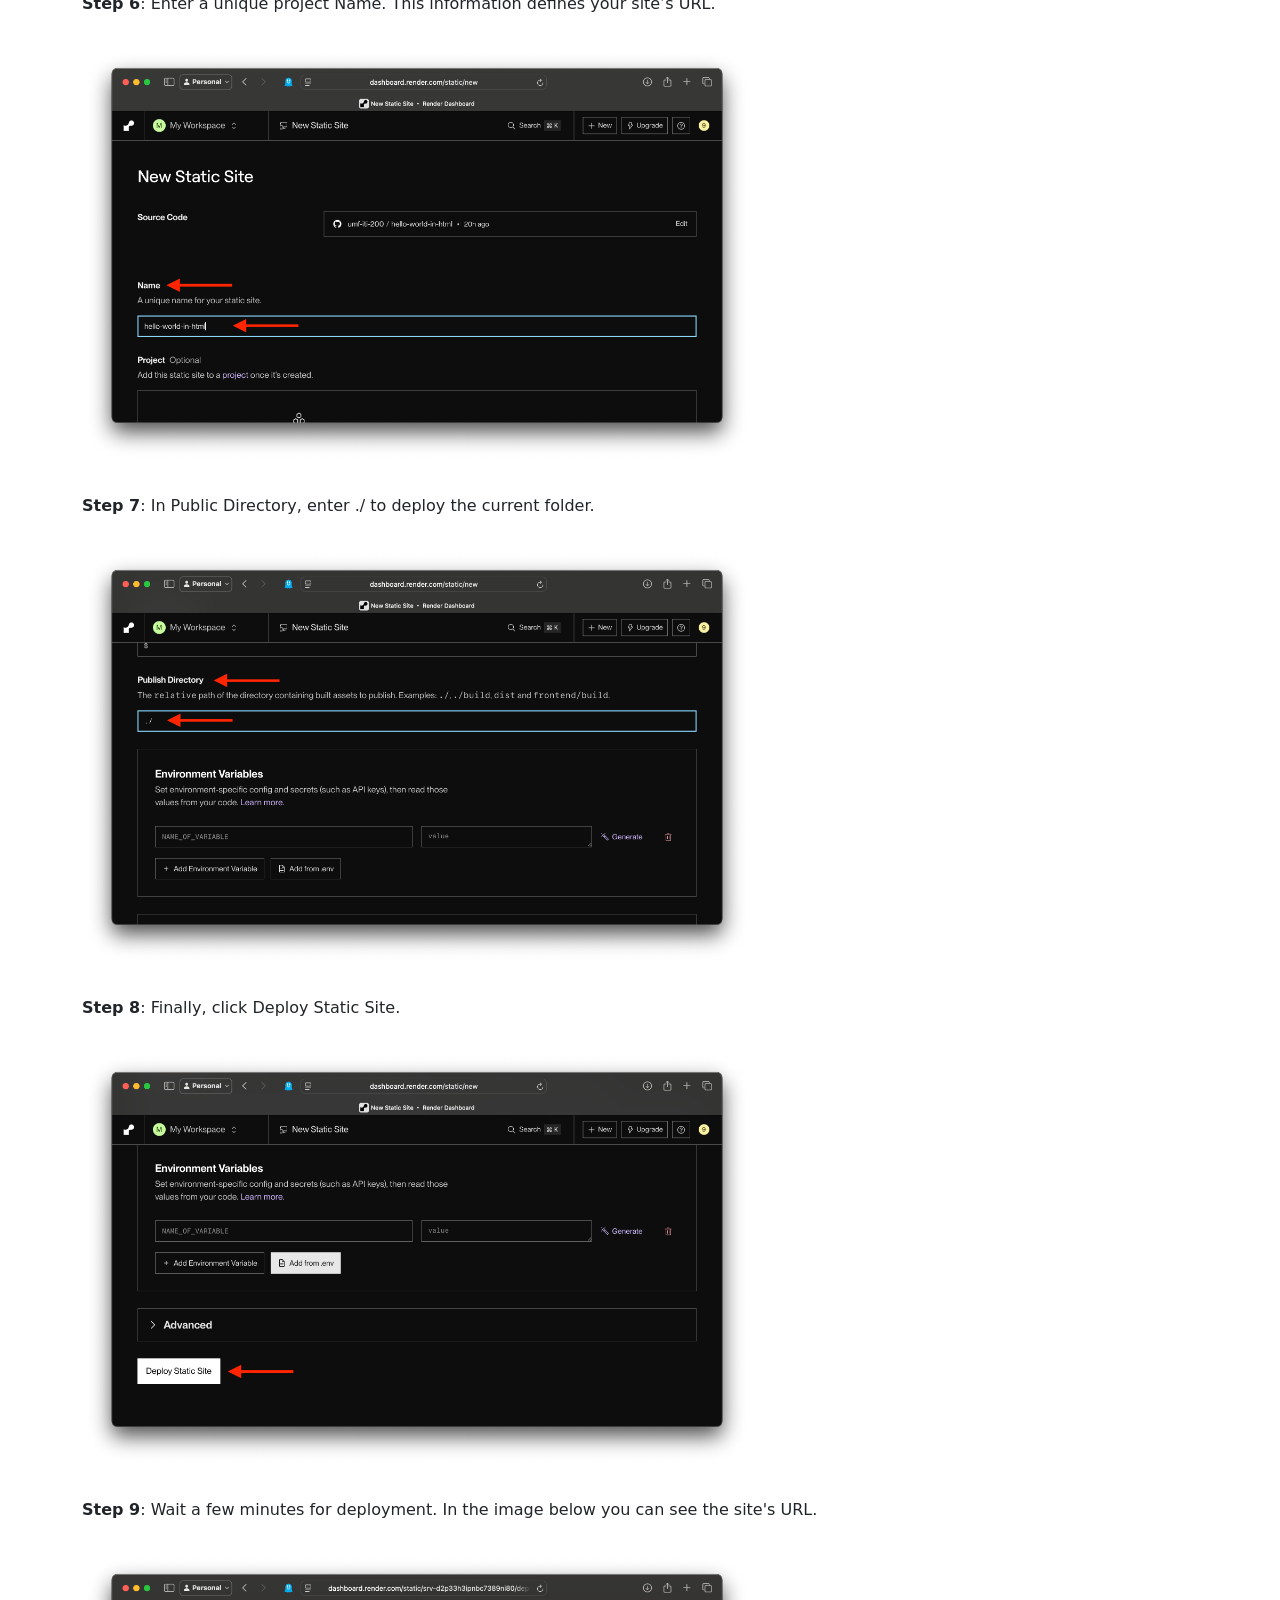
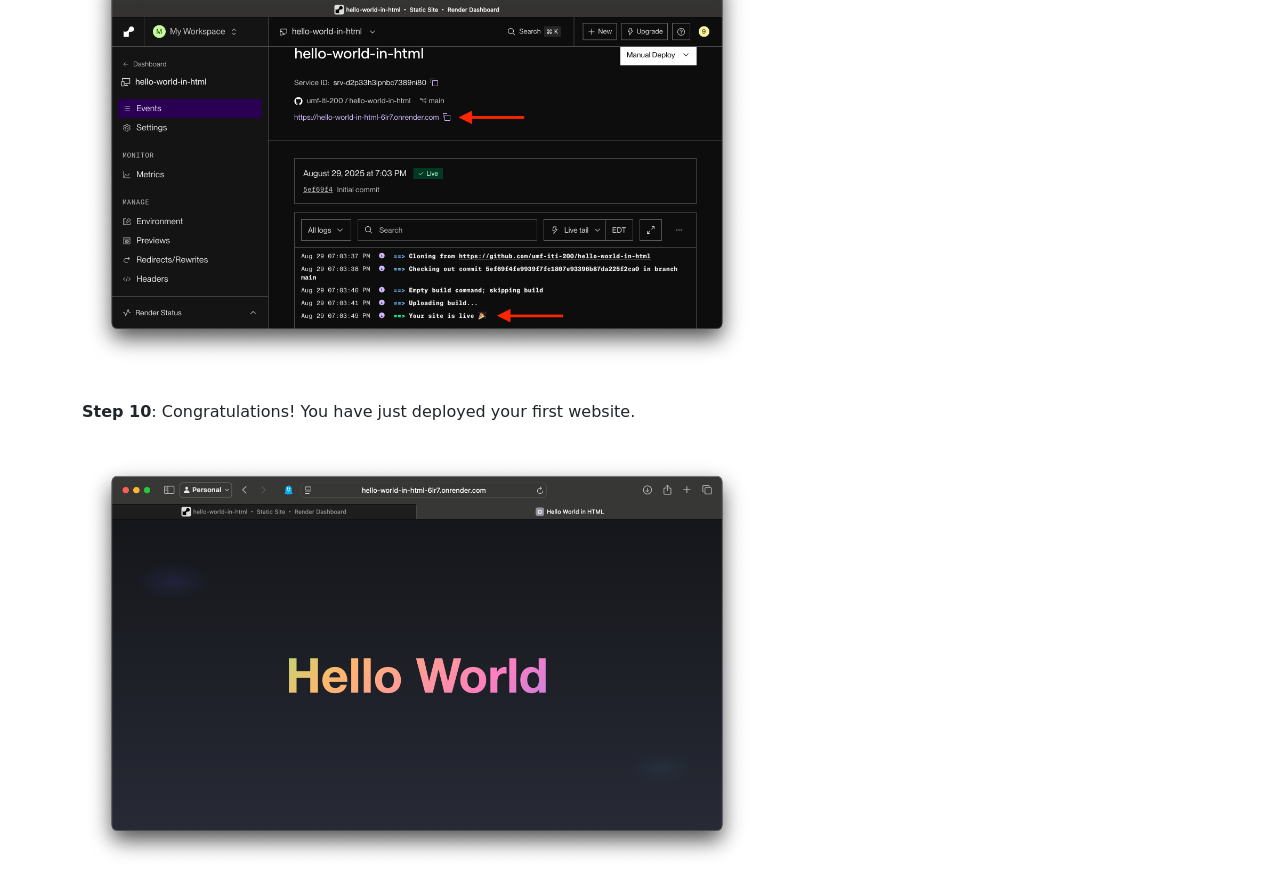
<file: content/deploying-static-sites/index.html>
<!doctype html>
<html lang="en">

<head>
    <meta charset="utf-8">
    <meta name="viewport" content="width=device-width, initial-scale=1">
    <title>Deploying Static Sites | Tutorials for Render.com</title>
    <link href="https://cdn.jsdelivr.net/npm/bootstrap@5.3.8/dist/css/bootstrap.min.css" rel="stylesheet" integrity="sha384-sRIl4kxILFvY47J16cr9ZwB07vP4J8+LH7qKQnuqkuIAvNWLzeN8tE5YBujZqJLB" crossorigin="anonymous">

    <link rel="stylesheet" href="../../css/style.css">
</head>

<body class="container">

    <h1>Deploying Static Sites</h2>
    <hr/>

    <h2>Steps</h2>

    <p><strong>Step 1</strong>: Click on New -> Static Site</p>

    <img src="./assets/step-1.png" width="60%" height="50%" />

    <p><strong>Step 2</strong>: Select your Git provider (e.g., GitHub).</p>

    <img src="./assets/step-2.png" width="60%" height="50%" />

    <p><strong>Step 3</strong>: If prompted, choose your GitHub account or organization for repository access. </p>

    <img src="./assets/step-3.png" width="60%" height="50%" />

    <p><strong>Step 4</strong>: Select All repositories, then click Install.</p>

    <img src="./assets/step-4.png" width="60%" height="50%" />

    <p><strong>Step 5</strong>: From the repository list, search and select the repo to deploy.</p>

    <img src="./assets/step-5.png" width="60%" height="50%" />

    <p><strong>Step 6</strong>: Enter a unique project Name. This information defines your site’s URL.</p>

    <img src="./assets/step-6.png" width="60%" height="50%" />

    <p><strong>Step 7</strong>: In Public Directory, enter ./ to deploy the current folder.</p>

    <img src="./assets/step-7.png" width="60%" height="50%" />

    <p><strong>Step 8</strong>: Finally, click Deploy Static Site. </p>

    <img src="./assets/step-8.png" width="60%" height="50%" />

    <p><strong>Step 9</strong>: Wait a few minutes for deployment. In the image below you can see the site's URL. </p>

    <img src="./assets/step-9.png" width="60%" height="50%" />

    <p><strong>Step 10</strong>: Congratulations! You have just deployed your first website. </p>

    <img src="./assets/step-10.png" width="60%" height="50%" />


    <script src="https://cdn.jsdelivr.net/npm/bootstrap@5.3.8/dist/js/bootstrap.bundle.min.js" integrity="sha384-FKyoEForCGlyvwx9Hj09JcYn3nv7wiPVlz7YYwJrWVcXK/BmnVDxM+D2scQbITxI" crossorigin="anonymous"></script>
</body>

</html>
</file>
<file: css/style.css>
body {
    margin-top: 20px;
}

p {
    line-height: 1.5;
    margin-top: 32px;
    margin-bottom: 32px;
    text-align: justify;
}

h2{
    font-size: 26;
}
</file>
